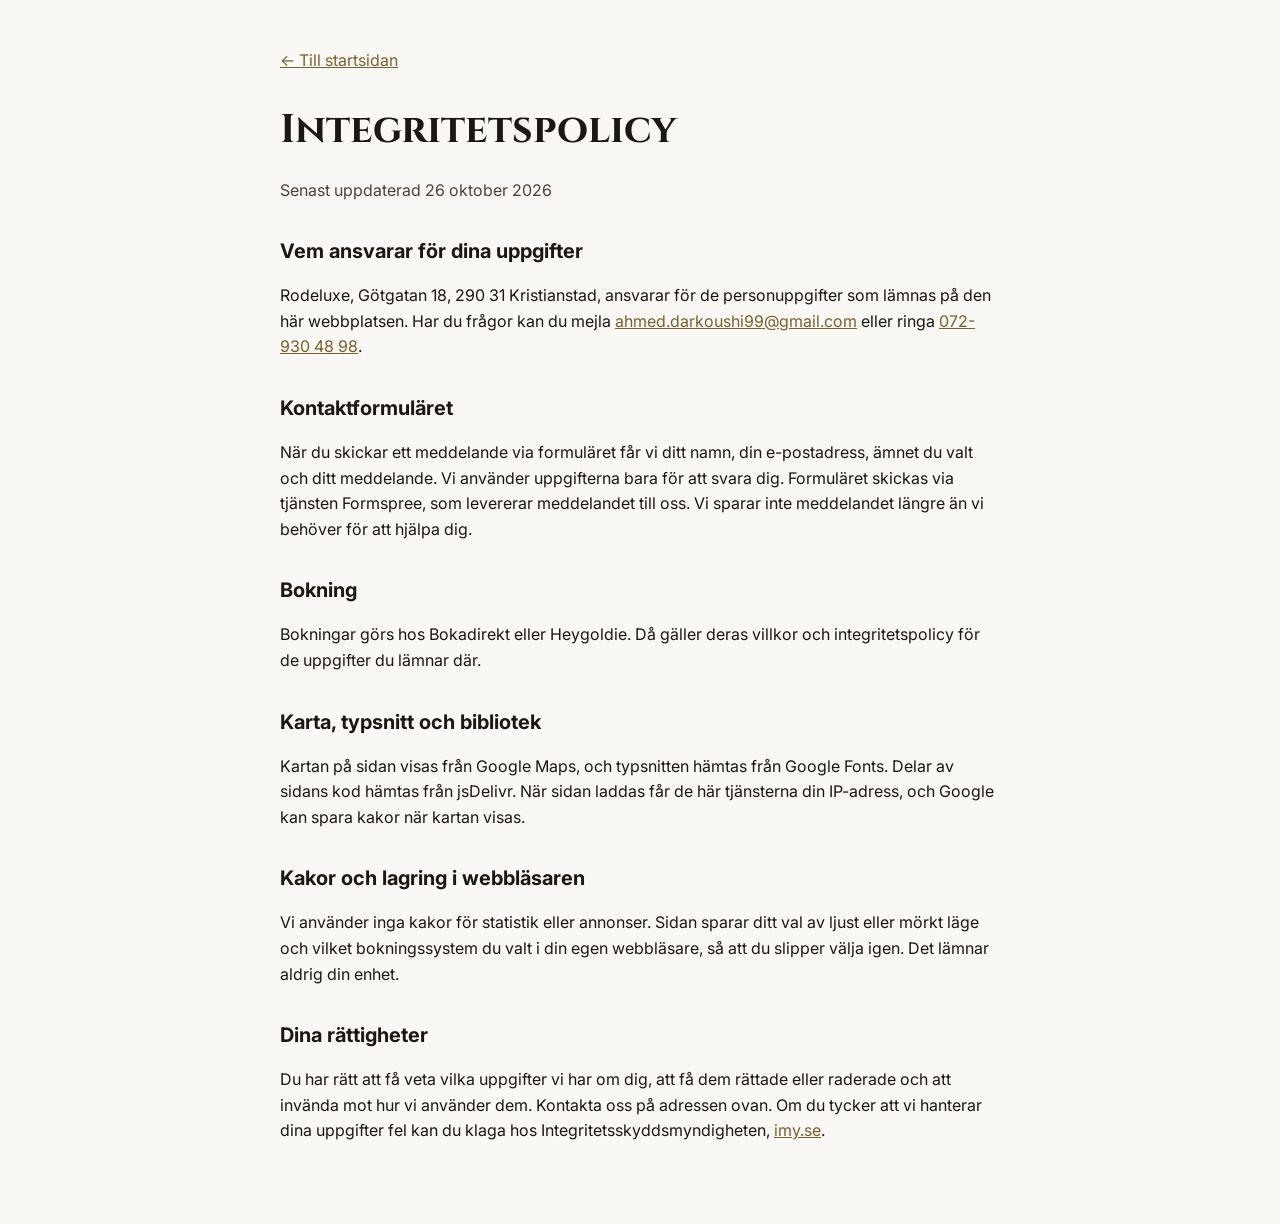
<file: integritetspolicy.html>
<!doctype html>
<html lang="sv">
  <head>
    <meta charset="utf-8" />
    <meta name="viewport" content="width=device-width, initial-scale=1.0" />
    <title>Integritetspolicy – Rodeluxe</title>
    <meta name="description" content="Så hanterar Rodeluxe i Kristianstad dina personuppgifter när du kontaktar oss eller bokar tid." />
    <link rel="canonical" href="https://rodeluxesalong.se/integritetspolicy" />
    <link rel="icon" href="/favicon.svg" type="image/svg+xml" />
    <link href="https://fonts.googleapis.com/css2?family=Cinzel:wght@600&family=Inter:wght@400;500&display=swap" rel="stylesheet" />
    <style>
      body { margin: 0; background: #faf8f4; color: #1c1710; font-family: "Inter", system-ui, -apple-system, "Segoe UI", Roboto, Arial, sans-serif; line-height: 1.6; }
      main { max-width: 720px; margin: 0 auto; padding: 48px 20px 64px; }
      h1 { font-family: "Cinzel", serif; font-size: clamp(28px, 6vw, 40px); margin: 0 0 8px; }
      h2 { font-size: 20px; margin: 32px 0 8px; }
      a { color: #7a5f30; }
      .back { display: inline-block; margin-bottom: 24px; }
      .muted { color: #4e4138; }
    </style>
  </head>
  <body>
    <main>
      <a class="back" href="/">← Till startsidan</a>
      <h1>Integritetspolicy</h1>
      <p class="muted">Senast uppdaterad 26 oktober 2026</p>

      <h2>Vem ansvarar för dina uppgifter</h2>
      <p>Rodeluxe, Götgatan 18, 290 31 Kristianstad, ansvarar för de personuppgifter som lämnas på den här webbplatsen. Har du frågor kan du mejla <a href="mailto:ahmed.darkoushi99@gmail.com">ahmed.darkoushi99@gmail.com</a> eller ringa <a href="tel:+46729304898">072-930 48 98</a>.</p>

      <h2>Kontaktformuläret</h2>
      <p>När du skickar ett meddelande via formuläret får vi ditt namn, din e-postadress, ämnet du valt och ditt meddelande. Vi använder uppgifterna bara för att svara dig. Formuläret skickas via tjänsten Formspree, som levererar meddelandet till oss. Vi sparar inte meddelandet längre än vi behöver för att hjälpa dig.</p>

      <h2>Bokning</h2>
      <p>Bokningar görs hos Bokadirekt eller Heygoldie. Då gäller deras villkor och integritetspolicy för de uppgifter du lämnar där.</p>

      <h2>Karta, typsnitt och bibliotek</h2>
      <p>Kartan på sidan visas från Google Maps, och typsnitten hämtas från Google Fonts. Delar av sidans kod hämtas från jsDelivr. När sidan laddas får de här tjänsterna din IP-adress, och Google kan spara kakor när kartan visas.</p>

      <h2>Kakor och lagring i webbläsaren</h2>
      <p>Vi använder inga kakor för statistik eller annonser. Sidan sparar ditt val av ljust eller mörkt läge och vilket bokningssystem du valt i din egen webbläsare, så att du slipper välja igen. Det lämnar aldrig din enhet.</p>

      <h2>Dina rättigheter</h2>
      <p>Du har rätt att få veta vilka uppgifter vi har om dig, att få dem rättade eller raderade och att invända mot hur vi använder dem. Kontakta oss på adressen ovan. Om du tycker att vi hanterar dina uppgifter fel kan du klaga hos Integritetsskyddsmyndigheten, <a href="https://www.imy.se" target="_blank" rel="noopener noreferrer">imy.se</a>.</p>
    </main>
  </body>
</html>
</file>
